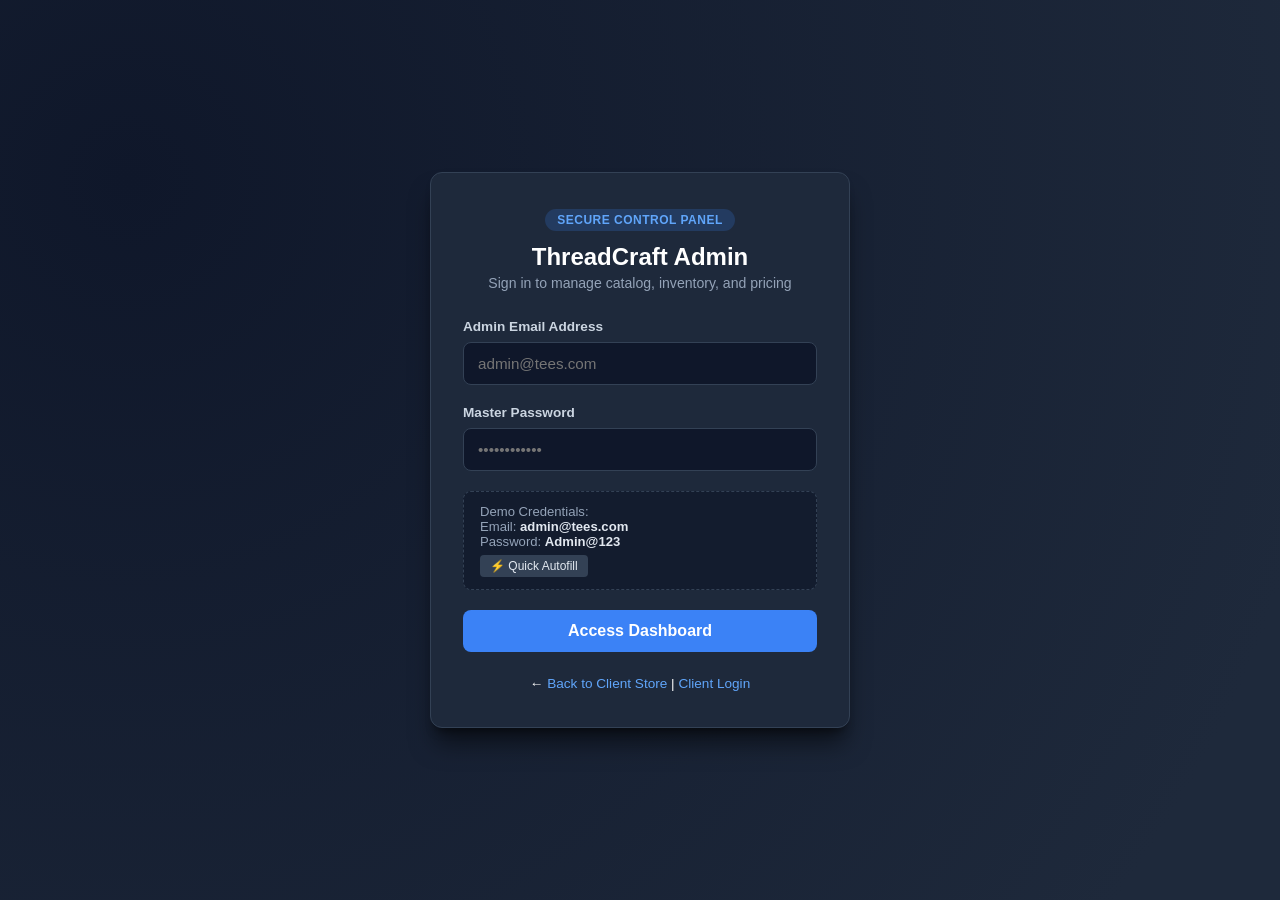
<file: admin/index.html>
<!DOCTYPE html>
<html lang="en">
<head>
  <meta charset="UTF-8">
  <meta name="viewport" content="width=device-width, initial-scale=1.0">
  <title>Admin Dashboard | Thread & Craft Co.</title>
  <link rel="stylesheet" href="admin.css">
</head>
<body>

  <!-- Left Sidebar Navigation -->
  <aside class="sidebar">
    <div class="sidebar-header">
      <svg width="24" height="24" viewBox="0 0 24 24" fill="none" stroke="currentColor" stroke-width="2">
        <path d="M20.38 3.46L16 2a4 4 0 01-8 0L3.62 3.46a2 2 0 00-1.34 2.23l.58 3.47a1 1 0 00.99.84H6v10c0 1.1.9 2 2 2h8a2 2 0 002-2V10h2.15a1 1 0 00.99-.84l.58-3.47a2 2 0 00-1.34-2.23z"/>
      </svg>
      <h2>Thread<span>Craft</span></h2>
    </div>

    <ul class="sidebar-nav">
      <li><a href="index.html" class="active">📊 Catalog & Inventory</a></li>
      <li><a href="#" onclick="alert('Demo: Orders management dashboard with 42 pending shipments.'); return false;">📦 Orders (42)</a></li>
      <li><a href="#" onclick="alert('Demo: Active discounts include SAVE20 (20% off), TEES10 (10% off), and SUMMER25.'); return false;">🏷️ Promo Discounts</a></li>
      <li><a href="../client/index.html" target="_blank">🌐 Live Client Store ↗</a></li>
    </ul>

    <div class="sidebar-footer">
      <div class="admin-profile">
        <div class="admin-avatar">A</div>
        <div class="admin-info">
          <h4>Store Admin</h4>
          <p>admin@tees.com</p>
        </div>
      </div>
      <button onclick="handleAdminLogout()" class="btn-secondary" style="width: 100%; margin-top: 14px; justify-content: center; background: #334155; color: white; border: none;">
        Sign Out
      </button>
    </div>
  </aside>

  <!-- Main Content Area -->
  <div class="main-wrapper">
    <!-- Top Action Bar -->
    <header class="top-bar">
      <div>
        <h1>T-Shirt Inventory & Catalog Control</h1>
      </div>

      <div class="top-bar-actions">
        <a href="../client/index.html" target="_blank" class="btn-secondary">
          <svg width="16" height="16" fill="none" stroke="currentColor" stroke-width="2" viewBox="0 0 24 24"><path d="M18 13v6a2 2 0 0 1-2 2H5a2 2 0 0 1-2-2V8a2 2 0 0 1 2-2h6"/><polyline points="15 3 21 3 21 9"/><line x1="10" y1="14" x2="21" y2="3"/></svg>
          Preview Store
        </a>
        <button class="btn-admin-primary" onclick="openAddProductModal()">
          <svg width="16" height="16" fill="none" stroke="currentColor" stroke-width="2" viewBox="0 0 24 24"><line x1="12" y1="5" x2="12" y2="19"/><line x1="5" y1="12" x2="19" y2="12"/></svg>
          Add New T-Shirt
        </button>
      </div>
    </header>

    <!-- Main Dashboard Panels -->
    <main class="dashboard-content">
      
      <!-- Metrics Overview Cards -->
      <section class="metrics-grid">
        <div class="metric-card">
          <div class="metric-data">
            <h3>Total Products</h3>
            <div class="number" id="metric-total">7</div>
          </div>
          <div class="metric-icon">
            <svg width="24" height="24" fill="none" stroke="currentColor" stroke-width="2" viewBox="0 0 24 24"><rect x="2" y="7" width="20" height="14" rx="2" ry="2"/><path d="M16 21V5a2 2 0 0 0-2-2h-4a2 2 0 0 0-2 2v16"/></svg>
          </div>
        </div>

        <div class="metric-card">
          <div class="metric-data">
            <h3>In-Stock Items</h3>
            <div class="number" id="metric-in-stock" style="color: var(--success);">7</div>
          </div>
          <div class="metric-icon" style="background: #ecfdf5; color: var(--success);">
            <svg width="24" height="24" fill="none" stroke="currentColor" stroke-width="2" viewBox="0 0 24 24"><polyline points="20 6 9 17 4 12"/></svg>
          </div>
        </div>

        <div class="metric-card">
          <div class="metric-data">
            <h3>Low Stock Alerts</h3>
            <div class="number" id="metric-low-stock" style="color: var(--warning);">1</div>
          </div>
          <div class="metric-icon" style="background: #fffbeb; color: var(--warning);">
            <svg width="24" height="24" fill="none" stroke="currentColor" stroke-width="2" viewBox="0 0 24 24"><path d="M10.29 3.86L1.82 18a2 2 0 0 0 1.71 3h16.94a2 2 0 0 0 1.71-3L13.71 3.86a2 2 0 0 0-3.42 0z"/><line x1="12" y1="9" x2="12" y2="13"/><line x1="12" y1="17" x2="12.01" y2="17"/></svg>
          </div>
        </div>

        <div class="metric-card">
          <div class="metric-data">
            <h3>Total Inventory Value</h3>
            <div class="number" id="metric-value">$8,240.00</div>
          </div>
          <div class="metric-icon" style="background: #f5f3ff; color: #8b5cf6;">
            <svg width="24" height="24" fill="none" stroke="currentColor" stroke-width="2" viewBox="0 0 24 24"><line x1="12" y1="1" x2="12" y2="23"/><path d="M17 5H9.5a3.5 3.5 0 0 0 0 7h5a3.5 3.5 0 0 1 0 7H6"/></svg>
          </div>
        </div>
      </section>

      <!-- Products Management Panel -->
      <section class="panel">
        <div class="panel-header">
          <div>
            <h2>Product Catalog & Inventory</h2>
            <p style="font-size: 0.85rem; color: var(--text-muted);">Manage manufacturing info, prices, discounts, and real-time stock levels.</p>
          </div>

          <div class="search-box">
            <svg width="16" height="16" fill="none" stroke="currentColor" stroke-width="2" viewBox="0 0 24 24"><circle cx="11" cy="11" r="8"/><line x1="21" y1="21" x2="16.65" y2="16.65"/></svg>
            <input type="text" id="search-input" placeholder="Search t-shirts, fabrics..." onkeyup="filterTable()">
          </div>
        </div>

        <!-- Table Listing -->
        <div class="table-responsive">
          <table class="admin-table">
            <thead>
              <tr>
                <th>Product Details</th>
                <th>Category</th>
                <th>Price / Retail</th>
                <th>Discount</th>
                <th>Inventory Status</th>
                <th>Material & Origin Summary</th>
                <th>Actions</th>
              </tr>
            </thead>
            <tbody id="products-table-body">
              <!-- Rendered dynamically by admin.js -->
            </tbody>
          </table>
        </div>
      </section>

    </main>
  </div>

  <!-- Add / Edit Product Modal -->
  <div class="admin-modal-overlay" id="product-modal">
    <div class="admin-modal-box">
      <div style="display: flex; justify-content: space-between; align-items: center; margin-bottom: 20px;">
        <h2 id="modal-form-title">Add New T-Shirt Product</h2>
        <button onclick="closeProductModal()" style="background: none; border: none; font-size: 1.4rem; cursor: pointer;">&times;</button>
      </div>

      <form id="product-form" novalidate onsubmit="handleProductFormSubmit(event)">
        
        <div class="form-group">
          <label for="field-title">Product Title</label>
          <input type="text" id="field-title" placeholder="e.g. Supima Slub Crewneck Tee">
          <div class="field-error" id="error-title"></div>
        </div>

        <div class="form-row-2">
          <div class="form-group">
            <label for="field-category">Category</label>
            <select id="field-category">
              <option value="">-- Choose Category --</option>
              <option value="Organic">Organic Cotton</option>
              <option value="Streetwear">Streetwear Boxy</option>
              <option value="Athletic">Athletic & Bamboo</option>
              <option value="Casual">Casual Supima</option>
            </select>
            <div class="field-error" id="error-category"></div>
          </div>

          <div class="form-group">
            <label for="field-stock">Stock Quantity (Units)</label>
            <input type="number" id="field-stock" placeholder="40" min="0" step="1">
            <div class="field-error" id="error-stock"></div>
          </div>
        </div>

        <div class="form-row-2">
          <div class="form-group">
            <label for="field-price">Sale Price ($ USD)</label>
            <input type="number" id="field-price" placeholder="29.99" min="0.01" step="0.01">
            <div class="field-error" id="error-price"></div>
          </div>

          <div class="form-group">
            <label for="field-originalPrice">Original Retail Price ($ USD)</label>
            <input type="number" id="field-originalPrice" placeholder="39.99" min="0.01" step="0.01">
            <div class="field-error" id="error-originalPrice"></div>
          </div>
        </div>

        <div class="form-group">
          <label for="field-image">Image URL</label>
          <input type="url" id="field-image" placeholder="https://images.unsplash.com/...">
          <div class="field-error" id="error-image"></div>
        </div>

        <div class="form-group">
          <label for="field-material">Fabric & Material Specifications (GSM, Composition)</label>
          <textarea id="field-material" rows="2" placeholder="e.g. 100% GOTS-Certified Organic Combed Cotton (240 GSM heavy jersey knit)."></textarea>
          <div class="field-error" id="error-material"></div>
        </div>

        <div class="form-group">
          <label for="field-manufacture">Manufacturing Process & Ethical Origin</label>
          <textarea id="field-manufacture" rows="2" placeholder="e.g. Responsibly knit and dyed in a Fair Trade certified facility in Tirupur, India. Pre-shrunk with bio-washing."></textarea>
          <div class="field-error" id="error-manufacture"></div>
        </div>

        <div class="form-row-2">
          <div class="form-group">
            <label for="field-fit">Garment Cut & Fit</label>
            <input type="text" id="field-fit" placeholder="e.g. Modern relaxed boxy fit with dropped shoulders">
          </div>

          <div class="form-group">
            <label for="field-care">Care Instructions</label>
            <input type="text" id="field-care" placeholder="e.g. Machine wash cold inside out, line dry">
          </div>
        </div>

        <div style="display: flex; justify-content: flex-end; gap: 12px; margin-top: 24px;">
          <button type="button" class="btn-secondary" onclick="closeProductModal()">Cancel</button>
          <button type="submit" class="btn-admin-primary">Save Product</button>
        </div>

      </form>
    </div>
  </div>

  <script src="admin.js"></script>
</body>
</html>
</file>
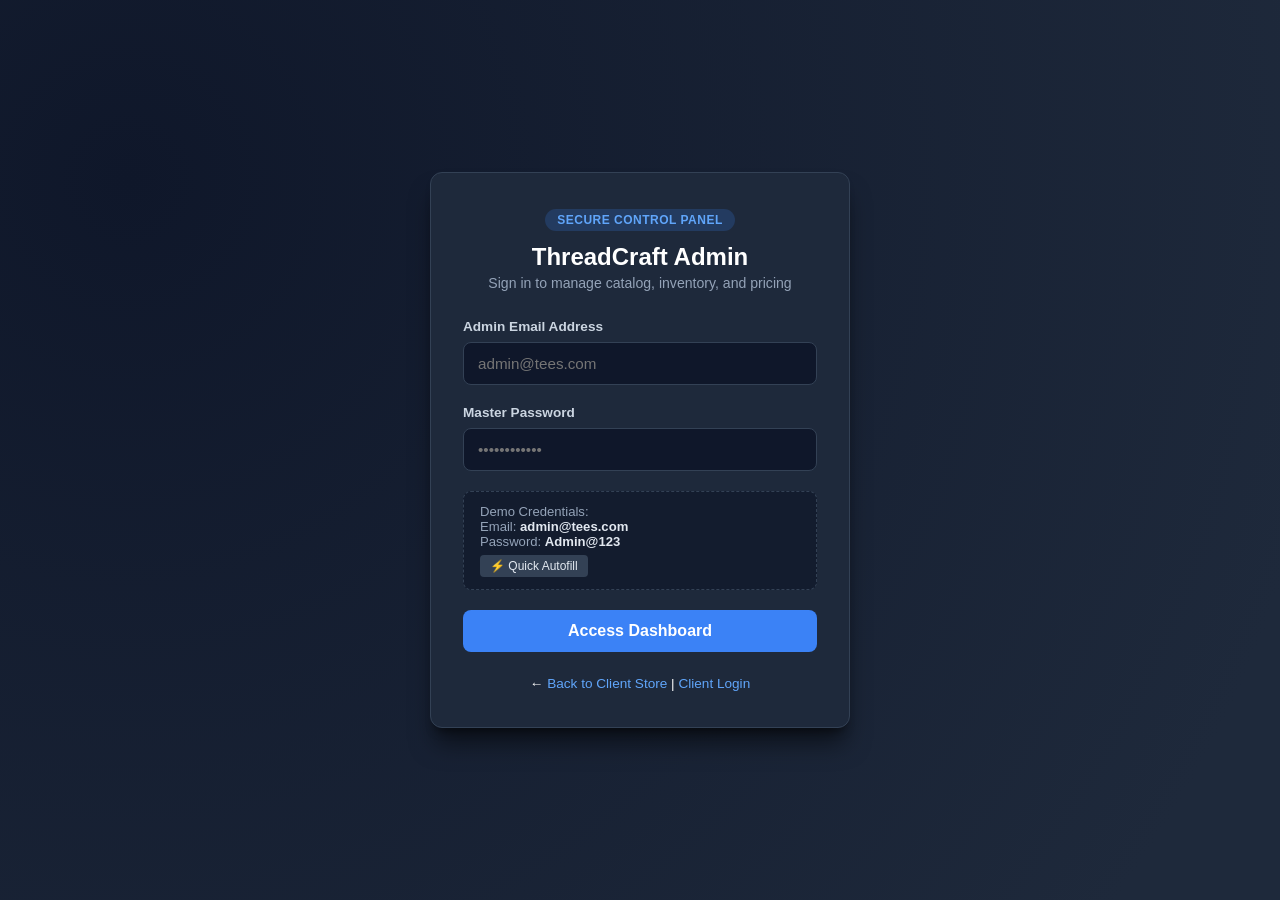
<file: admin/login.html>
<!DOCTYPE html>
<html lang="en">
<head>
  <meta charset="UTF-8">
  <meta name="viewport" content="width=device-width, initial-scale=1.0">
  <title>Admin Portal Login | Thread & Craft Co.</title>
  <link rel="stylesheet" href="admin.css">
  <style>
    body {
      background: radial-gradient(circle at 10% 20%, #0f172a 0%, #1e293b 90%);
      display: flex;
      align-items: center;
      justify-content: center;
      min-height: 100vh;
      padding: 20px;
    }
    .admin-login-card {
      width: 100%;
      max-width: 420px;
      background: #1e293b;
      border: 1px solid #334155;
      border-radius: 12px;
      box-shadow: 0 20px 25px -5px rgba(0, 0, 0, 0.5), 0 8px 10px -6px rgba(0, 0, 0, 0.5);
      padding: 36px 32px;
      color: white;
    }
    .admin-login-header {
      text-align: center;
      margin-bottom: 28px;
    }
    .admin-login-header .badge {
      display: inline-block;
      background: rgba(59, 130, 246, 0.2);
      color: #60a5fa;
      font-size: 0.75rem;
      font-weight: 700;
      padding: 4px 12px;
      border-radius: 20px;
      margin-bottom: 12px;
      letter-spacing: 0.5px;
    }
    .admin-login-header h2 {
      font-size: 1.5rem;
      font-weight: 700;
    }
    .admin-login-header p {
      color: #94a3b8;
      font-size: 0.88rem;
      margin-top: 4px;
    }
    .admin-form-group {
      margin-bottom: 20px;
    }
    .admin-form-group label {
      display: block;
      font-size: 0.85rem;
      font-weight: 600;
      color: #cbd5e1;
      margin-bottom: 8px;
    }
    .admin-form-input {
      width: 100%;
      padding: 12px 14px;
      background: #0f172a;
      border: 1px solid #334155;
      border-radius: 8px;
      color: white;
      font-size: 0.95rem;
      outline: none;
      transition: all 0.2s;
    }
    .admin-form-input:focus {
      border-color: #3b82f6;
      box-shadow: 0 0 0 3px rgba(59, 130, 246, 0.25);
    }
    .admin-error-text {
      color: #f87171;
      font-size: 0.8rem;
      margin-top: 6px;
      display: none;
    }
    .credential-callout {
      background: rgba(15, 23, 42, 0.7);
      border: 1px dashed #334155;
      border-radius: 8px;
      padding: 12px 16px;
      margin: 20px 0;
      font-size: 0.82rem;
      color: #94a3b8;
    }
    .credential-callout strong {
      color: #e2e8f0;
    }
    .quick-fill-btn {
      background: #334155;
      color: #e2e8f0;
      border: none;
      padding: 4px 10px;
      border-radius: 4px;
      font-size: 0.75rem;
      cursor: pointer;
      margin-top: 6px;
    }
    .quick-fill-btn:hover {
      background: #475569;
    }
    .admin-submit-btn {
      width: 100%;
      background: #3b82f6;
      color: white;
      border: none;
      padding: 12px;
      border-radius: 8px;
      font-size: 1rem;
      font-weight: 600;
      cursor: pointer;
      transition: background 0.2s;
    }
    .admin-submit-btn:hover {
      background: #2563eb;
    }
    .store-link {
      text-align: center;
      margin-top: 24px;
      font-size: 0.85rem;
    }
    .store-link a {
      color: #60a5fa;
      text-decoration: none;
    }
  </style>
</head>
<body>

  <div class="admin-login-card">
    <div class="admin-login-header">
      <span class="badge">SECURE CONTROL PANEL</span>
      <h2>ThreadCraft Admin</h2>
      <p>Sign in to manage catalog, inventory, and pricing</p>
    </div>

    <form id="admin-login-form" novalidate onsubmit="handleAdminLogin(event)">
      <!-- Admin Email Input with validation -->
      <div class="admin-form-group">
        <label for="admin-email">Admin Email Address</label>
        <input type="email" id="admin-email" class="admin-form-input" placeholder="admin@tees.com" autocomplete="email">
        <div class="admin-error-text" id="admin-email-error"></div>
      </div>

      <!-- Admin Password Input with validation -->
      <div class="admin-form-group">
        <label for="admin-password">Master Password</label>
        <input type="password" id="admin-password" class="admin-form-input" placeholder="••••••••••••" autocomplete="current-password">
        <div class="admin-error-text" id="admin-pass-error"></div>
      </div>

      <!-- Demo Credentials Callout -->
      <div class="credential-callout">
        <div>Demo Credentials:</div>
        <div>Email: <strong>admin@tees.com</strong></div>
        <div>Password: <strong>Admin@123</strong></div>
        <button type="button" class="quick-fill-btn" onclick="quickFillCredentials()">⚡ Quick Autofill</button>
      </div>

      <button type="submit" class="admin-submit-btn">Access Dashboard</button>
    </form>

    <div class="store-link">
      <p>← <a href="../client/index.html">Back to Client Store</a> | <a href="../client/login.html">Client Login</a></p>
    </div>
  </div>

  <script>
    // Autofill helper
    function quickFillCredentials() {
      document.getElementById("admin-email").value = "admin@tees.com";
      document.getElementById("admin-password").value = "Admin@123";
    }

    // Email Regex Validation Function
    function validateAdminEmail(email) {
      if (!email || email.trim() === "") {
        return { isValid: false, message: "Admin email is required." };
      }
      const emailRegex = /^[a-zA-Z0-9.!#$%&'*+/=?^_`{|}~-]+@[a-zA-Z0-9-]+(?:\.[a-zA-Z0-9-]+)+$/;
      if (!emailRegex.test(email.trim())) {
        return { isValid: false, message: "Invalid email syntax. Please provide a standard address." };
      }
      return { isValid: true };
    }

    function showAdminError(elemId, msg) {
      const el = document.getElementById(elemId);
      if (el) {
        if (msg) {
          el.textContent = msg;
          el.style.display = "block";
        } else {
          el.textContent = "";
          el.style.display = "none";
        }
      }
    }

    function handleAdminLogin(e) {
      e.preventDefault();
      const emailInput = document.getElementById("admin-email").value;
      const passInput = document.getElementById("admin-password").value;

      let valid = true;

      // Validate Email format
      const emailValidation = validateAdminEmail(emailInput);
      if (!emailValidation.isValid) {
        showAdminError("admin-email-error", emailValidation.message);
        valid = false;
      } else {
        showAdminError("admin-email-error", null);
      }

      // Validate Password length
      if (!passInput || passInput.length < 6) {
        showAdminError("admin-pass-error", "Password must be at least 6 characters.");
        valid = false;
      } else {
        showAdminError("admin-pass-error", null);
      }

      if (!valid) return;

      // Check against admin credentials
      if (emailInput.trim().toLowerCase() === "admin@tees.com" && passInput === "Admin@123") {
        localStorage.setItem("tshirt_admin_user", JSON.stringify({
          role: "SuperAdmin",
          email: emailInput.trim(),
          loginTime: new Date().toISOString()
        }));
        alert("Authentication successful! Redirecting to Admin Dashboard...");
        window.location.href = "index.html";
      } else {
        showAdminError("admin-pass-error", "Invalid credentials. Use admin@tees.com and Admin@123.");
      }
    }
  </script>
</body>
</html>
</file>
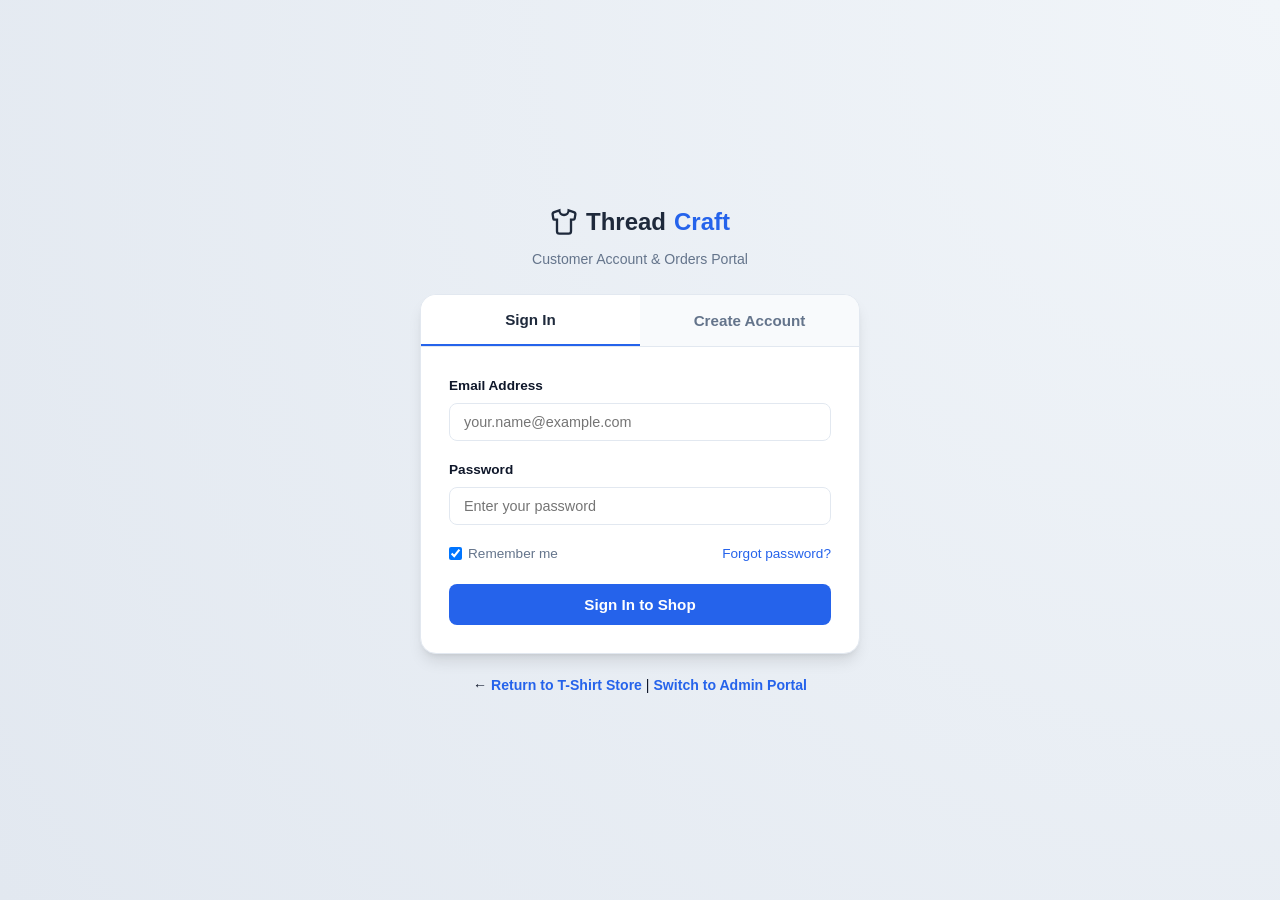
<file: client/login.html>
<!DOCTYPE html>
<html lang="en">
<head>
  <meta charset="UTF-8">
  <meta name="viewport" content="width=device-width, initial-scale=1.0">
  <title>Customer Login & Register | Thread & Craft Co.</title>
  <link rel="stylesheet" href="style.css">
  <style>
    .auth-page {
      min-height: 100vh;
      display: flex;
      flex-direction: column;
      justify-content: center;
      align-items: center;
      padding: 40px 20px;
      background: radial-gradient(circle at top right, #f1f5f9, #e2e8f0);
    }
    .auth-card {
      width: 100%;
      max-width: 440px;
      background: white;
      border-radius: var(--radius-lg);
      box-shadow: var(--shadow-lg);
      border: 1px solid var(--border-color);
      overflow: hidden;
    }
    .auth-tabs {
      display: flex;
      border-bottom: 1px solid var(--border-color);
    }
    .auth-tab {
      flex: 1;
      padding: 16px;
      text-align: center;
      font-weight: 700;
      color: var(--text-muted);
      cursor: pointer;
      background: #f8fafc;
      border: none;
      transition: var(--transition);
      font-size: 0.95rem;
    }
    .auth-tab.active {
      background: white;
      color: var(--primary);
      border-bottom: 2px solid var(--accent);
    }
    .auth-body {
      padding: 28px;
    }
    .form-group {
      margin-bottom: 18px;
    }
    .form-group label {
      display: block;
      font-size: 0.85rem;
      font-weight: 600;
      margin-bottom: 6px;
      color: var(--text-main);
    }
    .form-control {
      width: 100%;
      padding: 10px 14px;
      border: 1px solid var(--border-color);
      border-radius: 8px;
      font-size: 0.9rem;
      transition: var(--transition);
    }
    .form-control:focus {
      outline: none;
      border-color: var(--accent);
      box-shadow: 0 0 0 3px rgba(37, 99, 235, 0.15);
    }
    .error-text {
      color: var(--danger);
      font-size: 0.78rem;
      margin-top: 5px;
      display: none;
      font-weight: 500;
    }
    .success-text {
      color: var(--success);
      font-size: 0.78rem;
      margin-top: 5px;
      display: none;
      font-weight: 500;
    }
    .password-hint {
      font-size: 0.75rem;
      color: var(--text-muted);
      margin-top: 4px;
      line-height: 1.4;
    }
    .back-link {
      margin-top: 20px;
      text-align: center;
      font-size: 0.88rem;
    }
    .back-link a {
      color: var(--accent);
      text-decoration: none;
      font-weight: 600;
    }
  </style>
</head>
<body class="auth-page">

  <div style="margin-bottom: 24px; text-align: center;">
    <a href="index.html" class="logo" style="justify-content: center;">
      <svg width="28" height="28" viewBox="0 0 24 24" fill="none" stroke="currentColor" stroke-width="2">
        <path d="M20.38 3.46L16 2a4 4 0 01-8 0L3.62 3.46a2 2 0 00-1.34 2.23l.58 3.47a1 1 0 00.99.84H6v10c0 1.1.9 2 2 2h8a2 2 0 002-2V10h2.15a1 1 0 00.99-.84l.58-3.47a2 2 0 00-1.34-2.23z"/>
      </svg>
      Thread<span>Craft</span>
    </a>
    <p style="color: var(--text-muted); font-size: 0.88rem; margin-top: 6px;">Customer Account & Orders Portal</p>
  </div>

  <div class="auth-card">
    <div class="auth-tabs">
      <button class="auth-tab active" id="tab-login" onclick="switchTab('login')">Sign In</button>
      <button class="auth-tab" id="tab-register" onclick="switchTab('register')">Create Account</button>
    </div>

    <!-- Sign In Form -->
    <div class="auth-body" id="login-container">
      <form id="client-login-form" novalidate onsubmit="handleClientLogin(event)">
        <div class="form-group">
          <label for="login-email">Email Address</label>
          <input type="email" id="login-email" class="form-control" placeholder="your.name@example.com" autocomplete="email">
          <div class="error-text" id="login-email-error"></div>
        </div>

        <div class="form-group">
          <label for="login-password">Password</label>
          <input type="password" id="login-password" class="form-control" placeholder="Enter your password" autocomplete="current-password">
          <div class="error-text" id="login-password-error"></div>
        </div>

        <div style="display: flex; justify-content: space-between; align-items: center; margin-bottom: 20px; font-size: 0.85rem;">
          <label style="display: flex; align-items: center; gap: 6px; cursor: pointer; color: var(--text-muted);">
            <input type="checkbox" id="login-remember" checked> Remember me
          </label>
          <a href="#" onclick="alert('Demo: Password reset link has been dispatched to your email.'); return false;" style="color: var(--accent); text-decoration: none;">Forgot password?</a>
        </div>

        <button type="submit" class="btn-primary" style="width: 100%; padding: 12px; font-size: 0.95rem;">
          Sign In to Shop
        </button>
      </form>
    </div>

    <!-- Register Form -->
    <div class="auth-body" id="register-container" style="display: none;">
      <form id="client-register-form" novalidate onsubmit="handleClientRegister(event)">
        <div class="form-group">
          <label for="reg-name">Full Name</label>
          <input type="text" id="reg-name" class="form-control" placeholder="John Doe">
          <div class="error-text" id="reg-name-error"></div>
        </div>

        <div class="form-group">
          <label for="reg-email">Email Address</label>
          <input type="email" id="reg-email" class="form-control" placeholder="john@example.com">
          <div class="error-text" id="reg-email-error"></div>
        </div>

        <div class="form-group">
          <label for="reg-password">Create Password</label>
          <input type="password" id="reg-password" class="form-control" placeholder="At least 8 chars with 1 cap, 1 num, 1 symbol">
          <div class="password-hint">Requires: 8+ chars, 1 uppercase, 1 lowercase, 1 number & 1 symbol (!@#$).</div>
          <div class="error-text" id="reg-password-error"></div>
        </div>

        <div class="form-group">
          <label for="reg-confirm-password">Confirm Password</label>
          <input type="password" id="reg-confirm-password" class="form-control" placeholder="Re-enter password">
          <div class="error-text" id="reg-confirm-error"></div>
        </div>

        <button type="submit" class="btn-primary" style="width: 100%; padding: 12px; font-size: 0.95rem;">
          Create Customer Account
        </button>
      </form>
    </div>
  </div>

  <div class="back-link">
    <p>← <a href="index.html">Return to T-Shirt Store</a> | <a href="../admin/login.html">Switch to Admin Portal</a></p>
  </div>

  <!-- Client Auth Logic with Validations -->
  <script>
    // Tab switcher
    function switchTab(tab) {
      const loginTab = document.getElementById("tab-login");
      const regTab = document.getElementById("tab-register");
      const loginBox = document.getElementById("login-container");
      const regBox = document.getElementById("register-container");

      if (tab === "login") {
        loginTab.classList.add("active");
        regTab.classList.remove("active");
        loginBox.style.display = "block";
        regBox.style.display = "none";
      } else {
        regTab.classList.add("active");
        loginTab.classList.remove("active");
        regBox.style.display = "block";
        loginBox.style.display = "none";
      }
    }

    // JAVASCRIPT VALIDATION 1: Email Format Regex Check
    function validateEmail(email) {
      if (!email || email.trim() === "") {
        return { isValid: false, message: "Email is required." };
      }
      const emailRegex = /^[a-zA-Z0-9.!#$%&'*+/=?^_`{|}~-]+@[a-zA-Z0-9-]+(?:\.[a-zA-Z0-9-]+)+$/;
      if (!emailRegex.test(email.trim())) {
        return { isValid: false, message: "Please provide a valid email format (e.g. user@domain.com)." };
      }
      return { isValid: true };
    }

    // JAVASCRIPT VALIDATION 2: Password Strength Check
    function validatePassword(password) {
      if (!password || password.length < 8) {
        return { isValid: false, message: "Password must be at least 8 characters long." };
      }
      if (!/[A-Z]/.test(password)) {
        return { isValid: false, message: "Must include at least 1 uppercase letter (A-Z)." };
      }
      if (!/[a-z]/.test(password)) {
        return { isValid: false, message: "Must include at least 1 lowercase letter (a-z)." };
      }
      if (!/[0-9]/.test(password)) {
        return { isValid: false, message: "Must include at least 1 number (0-9)." };
      }
      if (!/[!@#$%^&*()_+\-=\[\]{};':"\\|,.<>\/?]/.test(password)) {
        return { isValid: false, message: "Must include at least 1 special character (!@#$%^&*)." };
      }
      return { isValid: true };
    }

    // Helper to display error message under input
    function displayError(elemId, message) {
      const el = document.getElementById(elemId);
      if (el) {
        if (message) {
          el.textContent = message;
          el.style.display = "block";
        } else {
          el.textContent = "";
          el.style.display = "none";
        }
      }
    }

    // Handle Login submission
    function handleClientLogin(e) {
      e.preventDefault();
      const email = document.getElementById("login-email").value;
      const pass = document.getElementById("login-password").value;

      let valid = true;

      // Validation 1: Email
      const emailCheck = validateEmail(email);
      if (!emailCheck.isValid) {
        displayError("login-email-error", emailCheck.message);
        valid = false;
      } else {
        displayError("login-email-error", null);
      }

      // Password empty check
      if (!pass || pass.trim() === "") {
        displayError("login-password-error", "Password is required.");
        valid = false;
      } else {
        displayError("login-password-error", null);
      }

      if (!valid) return;

      // Authenticate against stored client or allow demo
      const savedUser = localStorage.getItem("tshirt_client_user");
      let userName = "Valued Customer";
      if (savedUser) {
        try {
          const userObj = JSON.parse(savedUser);
          if (userObj.email === email) {
            userName = userObj.name;
          }
        } catch (e) {}
      }

      localStorage.setItem("tshirt_client_user", JSON.stringify({
        email: email,
        name: userName,
        loggedInAt: new Date().toISOString()
      }));

      alert(`Welcome back, ${userName}! Logging you into the store...`);
      window.location.href = "index.html";
    }

    // Handle Register submission
    function handleClientRegister(e) {
      e.preventDefault();
      const name = document.getElementById("reg-name").value.trim();
      const email = document.getElementById("reg-email").value.trim();
      const pass = document.getElementById("reg-password").value;
      const confirmPass = document.getElementById("reg-confirm-password").value;

      let valid = true;

      // Name check
      if (name.length < 2) {
        displayError("reg-name-error", "Full name must be at least 2 characters.");
        valid = false;
      } else {
        displayError("reg-name-error", null);
      }

      // Validation 1: Email
      const emailCheck = validateEmail(email);
      if (!emailCheck.isValid) {
        displayError("reg-email-error", emailCheck.message);
        valid = false;
      } else {
        displayError("reg-email-error", null);
      }

      // Validation 2: Password strength
      const passCheck = validatePassword(pass);
      if (!passCheck.isValid) {
        displayError("reg-password-error", passCheck.message);
        valid = false;
      } else {
        displayError("reg-password-error", null);
      }

      // Confirm match check
      if (pass !== confirmPass) {
        displayError("reg-confirm-error", "Passwords do not match.");
        valid = false;
      } else {
        displayError("reg-confirm-error", null);
      }

      if (!valid) return;

      // Save user profile
      localStorage.setItem("tshirt_client_user", JSON.stringify({
        email: email,
        name: name,
        registeredAt: new Date().toISOString()
      }));

      alert(`Account created successfully for ${name}! Redirecting you to the shop...`);
      window.location.href = "index.html";
    }
  </script>
</body>
</html>
</file>
<file: admin/admin.css>
:root {
  --admin-bg: #0f172a;
  --admin-sidebar: #1e293b;
  --admin-card: #ffffff;
  --admin-body-bg: #f8fafc;
  --accent: #3b82f6;
  --accent-hover: #2563eb;
  --success: #10b981;
  --danger: #ef4444;
  --warning: #f59e0b;
  --border: #e2e8f0;
  --text-main: #0f172a;
  --text-muted: #64748b;
  --shadow-sm: 0 1px 3px rgba(0,0,0,0.1);
  --shadow-md: 0 4px 6px -1px rgba(0,0,0,0.1);
  --shadow-lg: 0 10px 15px -3px rgba(0,0,0,0.1);
  --radius: 10px;
}

* {
  margin: 0;
  padding: 0;
  box-sizing: border-box;
  font-family: -apple-system, BlinkMacSystemFont, "Segoe UI", Roboto, Oxygen, Ubuntu, Cantarell, "Helvetica Neue", sans-serif;
}

body {
  background-color: var(--admin-body-bg);
  color: var(--text-main);
  display: flex;
  min-height: 100vh;
}

/* Sidebar */
.sidebar {
  width: 260px;
  background-color: var(--admin-sidebar);
  color: white;
  display: flex;
  flex-direction: column;
  position: fixed;
  height: 100vh;
  z-index: 50;
  transition: all 0.3s ease;
}

.sidebar-header {
  padding: 24px 20px;
  border-bottom: 1px solid #334155;
  display: flex;
  align-items: center;
  gap: 12px;
}

.sidebar-header h2 {
  font-size: 1.2rem;
  font-weight: 700;
}

.sidebar-header span {
  color: var(--accent);
}

.sidebar-nav {
  padding: 20px 12px;
  flex-grow: 1;
  list-style: none;
}

.sidebar-nav li {
  margin-bottom: 6px;
}

.sidebar-nav a {
  display: flex;
  align-items: center;
  gap: 12px;
  padding: 12px 16px;
  color: #94a3b8;
  text-decoration: none;
  border-radius: 8px;
  font-weight: 500;
  font-size: 0.95rem;
  transition: all 0.2s;
}

.sidebar-nav a:hover, .sidebar-nav a.active {
  background-color: rgba(59, 130, 246, 0.15);
  color: #60a5fa;
}

.sidebar-footer {
  padding: 20px;
  border-top: 1px solid #334155;
}

.admin-profile {
  display: flex;
  align-items: center;
  gap: 12px;
}

.admin-avatar {
  width: 40px;
  height: 40px;
  border-radius: 50%;
  background: var(--accent);
  color: white;
  display: flex;
  align-items: center;
  justify-content: center;
  font-weight: bold;
}

.admin-info h4 {
  font-size: 0.9rem;
  color: white;
}

.admin-info p {
  font-size: 0.75rem;
  color: #94a3b8;
}

/* Main Content Area */
.main-wrapper {
  margin-left: 260px;
  flex-grow: 1;
  display: flex;
  flex-direction: column;
}

.top-bar {
  background: white;
  height: 70px;
  border-bottom: 1px solid var(--border);
  display: flex;
  align-items: center;
  justify-content: space-between;
  padding: 0 32px;
  position: sticky;
  top: 0;
  z-index: 40;
}

.top-bar h1 {
  font-size: 1.4rem;
  font-weight: 700;
}

.top-bar-actions {
  display: flex;
  align-items: center;
  gap: 16px;
}

.btn-secondary {
  background: white;
  border: 1px solid var(--border);
  padding: 8px 16px;
  border-radius: 6px;
  font-weight: 600;
  font-size: 0.88rem;
  cursor: pointer;
  text-decoration: none;
  color: var(--text-main);
  display: inline-flex;
  align-items: center;
  gap: 8px;
  transition: all 0.2s;
}

.btn-secondary:hover {
  background: #f1f5f9;
}

.btn-admin-primary {
  background: var(--accent);
  color: white;
  border: none;
  padding: 9px 18px;
  border-radius: 6px;
  font-weight: 600;
  font-size: 0.88rem;
  cursor: pointer;
  display: inline-flex;
  align-items: center;
  gap: 8px;
  transition: all 0.2s;
}

.btn-admin-primary:hover {
  background: var(--accent-hover);
}

/* Dashboard Content */
.dashboard-content {
  padding: 32px;
  max-width: 1300px;
  width: 100%;
  margin: 0 auto;
}

/* Metric Stats Cards */
.metrics-grid {
  display: grid;
  grid-template-columns: repeat(auto-fit, minmax(240px, 1fr));
  gap: 20px;
  margin-bottom: 32px;
}

.metric-card {
  background: var(--admin-card);
  padding: 22px;
  border-radius: var(--radius);
  border: 1px solid var(--border);
  box-shadow: var(--shadow-sm);
  display: flex;
  justify-content: space-between;
  align-items: center;
}

.metric-data h3 {
  font-size: 0.85rem;
  color: var(--text-muted);
  text-transform: uppercase;
  letter-spacing: 0.5px;
  margin-bottom: 6px;
}

.metric-data .number {
  font-size: 1.8rem;
  font-weight: 800;
  color: var(--text-main);
}

.metric-icon {
  width: 48px;
  height: 48px;
  border-radius: 12px;
  background: #eff6ff;
  color: var(--accent);
  display: flex;
  align-items: center;
  justify-content: center;
}

/* Data Table Container */
.panel {
  background: var(--admin-card);
  border-radius: var(--radius);
  border: 1px solid var(--border);
  box-shadow: var(--shadow-sm);
  overflow: hidden;
  margin-bottom: 32px;
}

.panel-header {
  padding: 20px 24px;
  border-bottom: 1px solid var(--border);
  display: flex;
  justify-content: space-between;
  align-items: center;
  flex-wrap: wrap;
  gap: 16px;
}

.panel-header h2 {
  font-size: 1.15rem;
  font-weight: 700;
}

.search-box {
  display: flex;
  align-items: center;
  background: #f8fafc;
  border: 1px solid var(--border);
  border-radius: 6px;
  padding: 6px 12px;
  width: 260px;
}

.search-box input {
  border: none;
  background: transparent;
  outline: none;
  font-size: 0.88rem;
  margin-left: 8px;
  width: 100%;
}

/* Product Table */
.table-responsive {
  width: 100%;
  overflow-x: auto;
}

.admin-table {
  width: 100%;
  border-collapse: collapse;
  text-align: left;
  font-size: 0.9rem;
}

.admin-table th {
  background: #f8fafc;
  padding: 14px 20px;
  color: var(--text-muted);
  font-weight: 600;
  border-bottom: 1px solid var(--border);
  text-transform: uppercase;
  font-size: 0.78rem;
  letter-spacing: 0.5px;
}

.admin-table td {
  padding: 16px 20px;
  border-bottom: 1px solid var(--border);
  vertical-align: middle;
}

.admin-table tr:hover {
  background-color: #f8fafc;
}

.table-product-cell {
  display: flex;
  align-items: center;
  gap: 14px;
}

.table-product-thumb {
  width: 48px;
  height: 48px;
  border-radius: 6px;
  object-fit: cover;
  border: 1px solid var(--border);
}

.badge-tag {
  display: inline-block;
  padding: 4px 10px;
  border-radius: 20px;
  font-size: 0.75rem;
  font-weight: 700;
}

.badge-in-stock {
  background: #dcfce7;
  color: #15803d;
}

.badge-low-stock {
  background: #fef3c7;
  color: #b45309;
}

.badge-out-of-stock {
  background: #fee2e2;
  color: #b91c1c;
}

.action-buttons {
  display: flex;
  gap: 8px;
}

.btn-sm-action {
  background: none;
  border: 1px solid var(--border);
  border-radius: 6px;
  padding: 6px 10px;
  font-size: 0.8rem;
  cursor: pointer;
  font-weight: 600;
  color: var(--text-main);
  transition: all 0.2s;
}

.btn-sm-action:hover {
  background: #f1f5f9;
}

.btn-sm-delete {
  color: var(--danger);
  border-color: #fecaca;
}

.btn-sm-delete:hover {
  background: #fee2e2;
}

/* Add / Edit Product Modal */
.admin-modal-overlay {
  position: fixed;
  inset: 0;
  background: rgba(15, 23, 42, 0.65);
  backdrop-filter: blur(4px);
  display: flex;
  align-items: center;
  justify-content: center;
  z-index: 1000;
  padding: 20px;
  opacity: 0;
  pointer-events: none;
  transition: opacity 0.25s ease;
}

.admin-modal-overlay.active {
  opacity: 1;
  pointer-events: auto;
}

.admin-modal-box {
  background: white;
  width: 100%;
  max-width: 680px;
  border-radius: var(--radius);
  max-height: 90vh;
  overflow-y: auto;
  box-shadow: var(--shadow-lg);
  padding: 28px;
}

.form-row-2 {
  display: grid;
  grid-template-columns: 1fr 1fr;
  gap: 16px;
}

.form-group {
  margin-bottom: 16px;
}

.form-group label {
  display: block;
  font-size: 0.85rem;
  font-weight: 600;
  margin-bottom: 6px;
  color: var(--text-main);
}

.form-group input, .form-group select, .form-group textarea {
  width: 100%;
  padding: 10px 12px;
  border: 1px solid var(--border);
  border-radius: 6px;
  font-size: 0.9rem;
  outline: none;
}

.form-group input:focus, .form-group select:focus, .form-group textarea:focus {
  border-color: var(--accent);
  box-shadow: 0 0 0 3px rgba(59, 130, 246, 0.15);
}

.field-error {
  color: var(--danger);
  font-size: 0.78rem;
  margin-top: 4px;
  display: none;
  font-weight: 500;
}

/* Responsive */
@media (max-width: 900px) {
  .sidebar {
    width: 70px;
  }
  .sidebar-header h2, .sidebar-nav span, .admin-info {
    display: none;
  }
  .main-wrapper {
    margin-left: 70px;
  }
}
</file>
<file: client/style.css>
:root {
  --primary: #1e293b;
  --primary-hover: #0f172a;
  --accent: #2563eb;
  --accent-hover: #1d4ed8;
  --success: #16a34a;
  --danger: #dc2626;
  --warning: #d97706;
  --bg-light: #f8fafc;
  --card-bg: #ffffff;
  --border-color: #e2e8f0;
  --text-main: #0f172a;
  --text-muted: #64748b;
  --shadow-sm: 0 1px 2px 0 rgb(0 0 0 / 0.05);
  --shadow-md: 0 4px 6px -1px rgb(0 0 0 / 0.1), 0 2px 4px -2px rgb(0 0 0 / 0.1);
  --shadow-lg: 0 10px 15px -3px rgb(0 0 0 / 0.1), 0 4px 6px -4px rgb(0 0 0 / 0.1);
  --radius-md: 10px;
  --radius-lg: 16px;
  --transition: all 0.25s ease-in-out;
}

* {
  box-sizing: border-box;
  margin: 0;
  padding: 0;
  font-family: -apple-system, BlinkMacSystemFont, "Segoe UI", Roboto, Oxygen, Ubuntu, Cantarell, "Helvetica Neue", sans-serif;
}

body {
  background-color: var(--bg-light);
  color: var(--text-main);
  line-height: 1.6;
}

/* Header & Navigation */
header {
  background: #ffffff;
  border-bottom: 1px solid var(--border-color);
  position: sticky;
  top: 0;
  z-index: 100;
  box-shadow: var(--shadow-sm);
}

.announcement-bar {
  background: var(--primary);
  color: #f8fafc;
  font-size: 0.85rem;
  padding: 6px 16px;
  text-align: center;
  font-weight: 500;
}

.nav-container {
  max-width: 1200px;
  margin: 0 auto;
  display: flex;
  align-items: center;
  justify-content: space-between;
  padding: 14px 20px;
}

.logo {
  font-size: 1.5rem;
  font-weight: 800;
  color: var(--primary);
  text-decoration: none;
  display: flex;
  align-items: center;
  gap: 8px;
}

.logo span {
  color: var(--accent);
}

.nav-links {
  display: flex;
  gap: 24px;
  list-style: none;
  align-items: center;
}

.nav-links a {
  text-decoration: none;
  color: var(--text-muted);
  font-weight: 500;
  transition: var(--transition);
}

.nav-links a:hover, .nav-links a.active {
  color: var(--accent);
}

.nav-actions {
  display: flex;
  align-items: center;
  gap: 16px;
}

.btn-icon {
  background: none;
  border: 1px solid var(--border-color);
  padding: 8px 14px;
  border-radius: 8px;
  cursor: pointer;
  display: flex;
  align-items: center;
  gap: 8px;
  font-weight: 600;
  color: var(--text-main);
  transition: var(--transition);
  position: relative;
}

.btn-icon:hover {
  background: #f1f5f9;
  border-color: #cbd5e1;
}

.badge-count {
  background: var(--accent);
  color: white;
  font-size: 0.75rem;
  padding: 2px 7px;
  border-radius: 999px;
  font-weight: 700;
}

/* Hero Section */
.hero {
  background: linear-gradient(135deg, #1e293b 0%, #0f172a 100%);
  color: white;
  padding: 56px 20px;
  text-align: center;
}

.hero-content {
  max-width: 800px;
  margin: 0 auto;
}

.hero-tag {
  display: inline-block;
  background: rgba(37, 99, 235, 0.2);
  border: 1px solid rgba(37, 99, 235, 0.4);
  color: #93c5fd;
  font-size: 0.85rem;
  font-weight: 600;
  padding: 4px 12px;
  border-radius: 20px;
  margin-bottom: 12px;
}

.hero h1 {
  font-size: 2.5rem;
  font-weight: 800;
  margin-bottom: 12px;
  letter-spacing: -0.5px;
}

.hero p {
  color: #cbd5e1;
  font-size: 1.1rem;
  margin-bottom: 24px;
}

.hero-perks {
  display: flex;
  justify-content: center;
  gap: 24px;
  flex-wrap: wrap;
  font-size: 0.9rem;
  color: #94a3b8;
}

.hero-perk-item {
  display: flex;
  align-items: center;
  gap: 6px;
}

/* Store Main Section */
.main-container {
  max-width: 1200px;
  margin: 40px auto;
  padding: 0 20px;
}

.section-header {
  display: flex;
  justify-content: space-between;
  align-items: center;
  flex-wrap: wrap;
  gap: 16px;
  margin-bottom: 28px;
}

.section-header h2 {
  font-size: 1.8rem;
  font-weight: 700;
}

.filter-bar {
  display: flex;
  gap: 12px;
  flex-wrap: wrap;
}

.filter-btn {
  background: white;
  border: 1px solid var(--border-color);
  padding: 8px 16px;
  border-radius: 20px;
  cursor: pointer;
  font-size: 0.88rem;
  font-weight: 500;
  color: var(--text-muted);
  transition: var(--transition);
}

.filter-btn.active, .filter-btn:hover {
  background: var(--primary);
  color: white;
  border-color: var(--primary);
}

/* Product Grid */
.product-grid {
  display: grid;
  grid-template-columns: repeat(auto-fill, minmax(280px, 1fr));
  gap: 28px;
}

.product-card {
  background: var(--card-bg);
  border-radius: var(--radius-md);
  border: 1px solid var(--border-color);
  overflow: hidden;
  box-shadow: var(--shadow-sm);
  transition: var(--transition);
  display: flex;
  flex-direction: column;
  position: relative;
}

.product-card:hover {
  transform: translateY(-4px);
  box-shadow: var(--shadow-lg);
  border-color: #cbd5e1;
}

.discount-tag {
  position: absolute;
  top: 14px;
  left: 14px;
  background: var(--danger);
  color: white;
  padding: 4px 10px;
  border-radius: 6px;
  font-size: 0.78rem;
  font-weight: 700;
  z-index: 2;
  letter-spacing: 0.5px;
}

.stock-tag {
  position: absolute;
  top: 14px;
  right: 14px;
  background: rgba(255, 255, 255, 0.95);
  padding: 4px 8px;
  border-radius: 6px;
  font-size: 0.75rem;
  font-weight: 600;
  z-index: 2;
  color: var(--success);
  border: 1px solid #bbf7d0;
}

.product-image-container {
  height: 250px;
  background: #f1f5f9;
  position: relative;
  overflow: hidden;
  display: flex;
  align-items: center;
  justify-content: center;
}

.product-image {
  width: 100%;
  height: 100%;
  object-fit: cover;
  transition: transform 0.4s ease;
}

.product-card:hover .product-image {
  transform: scale(1.05);
}

.product-info {
  padding: 20px;
  display: flex;
  flex-direction: column;
  flex-grow: 1;
}

.product-category {
  font-size: 0.78rem;
  text-transform: uppercase;
  color: var(--accent);
  font-weight: 700;
  letter-spacing: 0.8px;
  margin-bottom: 6px;
}

.product-title {
  font-size: 1.15rem;
  font-weight: 700;
  margin-bottom: 8px;
  line-height: 1.35;
  color: var(--text-main);
}

.product-spec-snippet {
  font-size: 0.85rem;
  color: var(--text-muted);
  margin-bottom: 12px;
  display: flex;
  align-items: center;
  gap: 6px;
}

.price-container {
  display: flex;
  align-items: baseline;
  gap: 8px;
  margin-bottom: 16px;
}

.current-price {
  font-size: 1.4rem;
  font-weight: 800;
  color: var(--primary);
}

.original-price {
  font-size: 0.95rem;
  color: #94a3b8;
  text-decoration: line-through;
}

.card-actions {
  margin-top: auto;
  display: grid;
  grid-template-columns: 1fr 1fr;
  gap: 10px;
}

.btn-primary {
  background: var(--accent);
  color: white;
  border: none;
  padding: 10px 14px;
  border-radius: 8px;
  font-weight: 600;
  font-size: 0.88rem;
  cursor: pointer;
  transition: var(--transition);
  text-align: center;
}

.btn-primary:hover {
  background: var(--accent-hover);
}

.btn-outline {
  background: transparent;
  color: var(--text-main);
  border: 1px solid var(--border-color);
  padding: 10px 14px;
  border-radius: 8px;
  font-weight: 600;
  font-size: 0.88rem;
  cursor: pointer;
  transition: var(--transition);
  text-align: center;
}

.btn-outline:hover {
  background: #f1f5f9;
  border-color: #cbd5e1;
}

/* Modals */
.modal-overlay {
  position: fixed;
  inset: 0;
  background: rgba(15, 23, 42, 0.6);
  backdrop-filter: blur(4px);
  display: flex;
  align-items: center;
  justify-content: center;
  z-index: 1000;
  padding: 16px;
  opacity: 0;
  pointer-events: none;
  transition: opacity 0.25s ease;
}

.modal-overlay.active {
  opacity: 1;
  pointer-events: auto;
}

.modal-box {
  background: white;
  width: 100%;
  max-width: 720px;
  border-radius: var(--radius-lg);
  max-height: 90vh;
  overflow-y: auto;
  box-shadow: var(--shadow-lg);
  position: relative;
  padding: 28px;
}

.modal-close-btn {
  position: absolute;
  top: 18px;
  right: 18px;
  background: #f1f5f9;
  border: none;
  font-size: 1.25rem;
  width: 36px;
  height: 36px;
  border-radius: 50%;
  cursor: pointer;
  display: flex;
  align-items: center;
  justify-content: center;
  color: var(--text-muted);
  transition: var(--transition);
}

.modal-close-btn:hover {
  background: #e2e8f0;
  color: var(--text-main);
}

/* Product Detail Modal Layout */
.modal-product-grid {
  display: grid;
  grid-template-columns: 1fr 1.2fr;
  gap: 24px;
  margin-top: 10px;
}

.modal-product-img {
  width: 100%;
  height: 340px;
  object-fit: cover;
  border-radius: var(--radius-md);
  border: 1px solid var(--border-color);
}

.spec-badge {
  display: inline-block;
  background: #f1f5f9;
  color: var(--text-muted);
  padding: 4px 10px;
  border-radius: 6px;
  font-size: 0.8rem;
  font-weight: 600;
  margin-right: 6px;
  margin-bottom: 6px;
}

.section-label {
  font-weight: 700;
  font-size: 0.9rem;
  color: var(--text-main);
  margin-top: 14px;
  margin-bottom: 4px;
  text-transform: uppercase;
  letter-spacing: 0.5px;
}

.spec-text {
  font-size: 0.9rem;
  color: #475569;
  line-height: 1.5;
}

/* Size Chart Table */
.size-table-container {
  margin-top: 14px;
  overflow-x: auto;
}

.size-table {
  width: 100%;
  border-collapse: collapse;
  font-size: 0.85rem;
  text-align: left;
}

.size-table th, .size-table td {
  padding: 10px 12px;
  border: 1px solid var(--border-color);
}

.size-table th {
  background: #f8fafc;
  color: var(--primary);
  font-weight: 700;
}

.size-selector {
  display: flex;
  gap: 8px;
  margin-top: 8px;
  margin-bottom: 16px;
}

.size-option-btn {
  border: 1px solid var(--border-color);
  background: white;
  padding: 8px 14px;
  border-radius: 6px;
  cursor: pointer;
  font-weight: 600;
  font-size: 0.88rem;
  transition: var(--transition);
}

.size-option-btn.selected, .size-option-btn:hover {
  border-color: var(--accent);
  background: #eff6ff;
  color: var(--accent);
}

/* Delivery Checker Box */
.delivery-checker {
  background: #f8fafc;
  border: 1px dashed #cbd5e1;
  padding: 14px;
  border-radius: var(--radius-md);
  margin: 16px 0;
}

.delivery-input-group {
  display: flex;
  gap: 8px;
  margin-top: 8px;
}

.delivery-input-group input {
  flex-grow: 1;
  padding: 8px 12px;
  border: 1px solid var(--border-color);
  border-radius: 6px;
  font-size: 0.88rem;
}

.delivery-input-group button {
  padding: 8px 14px;
  background: var(--primary);
  color: white;
  border: none;
  border-radius: 6px;
  cursor: pointer;
  font-weight: 600;
  font-size: 0.85rem;
}

.delivery-result {
  margin-top: 8px;
  font-size: 0.85rem;
  font-weight: 600;
}

.delivery-result.success {
  color: var(--success);
}

.delivery-result.error {
  color: var(--danger);
}

/* Cart Drawer */
.cart-drawer {
  position: fixed;
  top: 0;
  right: -420px;
  width: 100%;
  max-width: 400px;
  height: 100vh;
  background: white;
  box-shadow: -4px 0 20px rgba(0, 0, 0, 0.15);
  z-index: 1050;
  display: flex;
  flex-direction: column;
  transition: right 0.3s cubic-bezier(0.16, 1, 0.3, 1);
}

.cart-drawer.open {
  right: 0;
}

.cart-header {
  padding: 18px 20px;
  border-bottom: 1px solid var(--border-color);
  display: flex;
  justify-content: space-between;
  align-items: center;
}

.cart-body {
  flex-grow: 1;
  overflow-y: auto;
  padding: 20px;
  display: flex;
  flex-direction: column;
  gap: 16px;
}

.cart-item {
  display: flex;
  gap: 14px;
  border-bottom: 1px solid #f1f5f9;
  padding-bottom: 14px;
}

.cart-item-img {
  width: 70px;
  height: 70px;
  object-fit: cover;
  border-radius: 8px;
  border: 1px solid var(--border-color);
}

.cart-item-details {
  flex-grow: 1;
}

.cart-item-title {
  font-size: 0.9rem;
  font-weight: 700;
  margin-bottom: 4px;
}

.cart-item-meta {
  font-size: 0.8rem;
  color: var(--text-muted);
  margin-bottom: 8px;
}

.cart-qty-row {
  display: flex;
  justify-content: space-between;
  align-items: center;
}

.qty-control {
  display: flex;
  align-items: center;
  border: 1px solid var(--border-color);
  border-radius: 6px;
  overflow: hidden;
}

.qty-control button {
  background: #f8fafc;
  border: none;
  padding: 4px 10px;
  cursor: pointer;
  font-weight: bold;
}

.qty-control span {
  padding: 4px 10px;
  font-size: 0.85rem;
  font-weight: 600;
}

.cart-remove-btn {
  background: none;
  border: none;
  color: var(--danger);
  font-size: 0.78rem;
  cursor: pointer;
  font-weight: 600;
}

.cart-footer {
  padding: 20px;
  border-top: 1px solid var(--border-color);
  background: #f8fafc;
}

.coupon-box {
  display: flex;
  gap: 8px;
  margin-bottom: 14px;
}

.coupon-box input {
  flex-grow: 1;
  padding: 8px 12px;
  border: 1px solid var(--border-color);
  border-radius: 6px;
  font-size: 0.85rem;
  text-transform: uppercase;
}

.coupon-box button {
  padding: 8px 14px;
  background: var(--primary);
  color: white;
  border: none;
  border-radius: 6px;
  font-weight: 600;
  cursor: pointer;
}

.cart-summary-line {
  display: flex;
  justify-content: space-between;
  font-size: 0.9rem;
  margin-bottom: 8px;
  color: var(--text-muted);
}

.cart-summary-line.total {
  font-size: 1.15rem;
  font-weight: 800;
  color: var(--primary);
  margin-top: 10px;
  padding-top: 10px;
  border-top: 1px dashed var(--border-color);
}

/* Toast Notification */
.toast {
  position: fixed;
  bottom: 24px;
  right: 24px;
  background: var(--primary);
  color: white;
  padding: 12px 20px;
  border-radius: 8px;
  font-size: 0.9rem;
  font-weight: 600;
  box-shadow: var(--shadow-lg);
  display: flex;
  align-items: center;
  gap: 10px;
  transform: translateY(100px);
  opacity: 0;
  transition: all 0.3s cubic-bezier(0.16, 1, 0.3, 1);
  z-index: 2000;
}

.toast.show {
  transform: translateY(0);
  opacity: 1;
}

/* Footer */
footer {
  background: #0f172a;
  color: #94a3b8;
  padding: 50px 20px 20px;
  margin-top: 80px;
}

.footer-container {
  max-width: 1200px;
  margin: 0 auto;
  display: grid;
  grid-template-columns: repeat(auto-fit, minmax(220px, 1fr));
  gap: 36px;
  padding-bottom: 40px;
  border-bottom: 1px solid #1e293b;
}

.footer-col h4 {
  color: white;
  font-size: 1.05rem;
  margin-bottom: 16px;
}

.footer-col ul {
  list-style: none;
}

.footer-col ul li {
  margin-bottom: 8px;
}

.footer-col ul li a {
  color: #94a3b8;
  text-decoration: none;
  font-size: 0.9rem;
  transition: var(--transition);
}

.footer-col ul li a:hover {
  color: white;
}

.footer-bottom {
  max-width: 1200px;
  margin: 20px auto 0;
  text-align: center;
  font-size: 0.85rem;
  color: #64748b;
}

/* Responsive adjustments */
@media (max-width: 768px) {
  .hero h1 {
    font-size: 2rem;
  }
  .modal-product-grid {
    grid-template-columns: 1fr;
  }
  .nav-links {
    display: none;
  }
}
</file>
